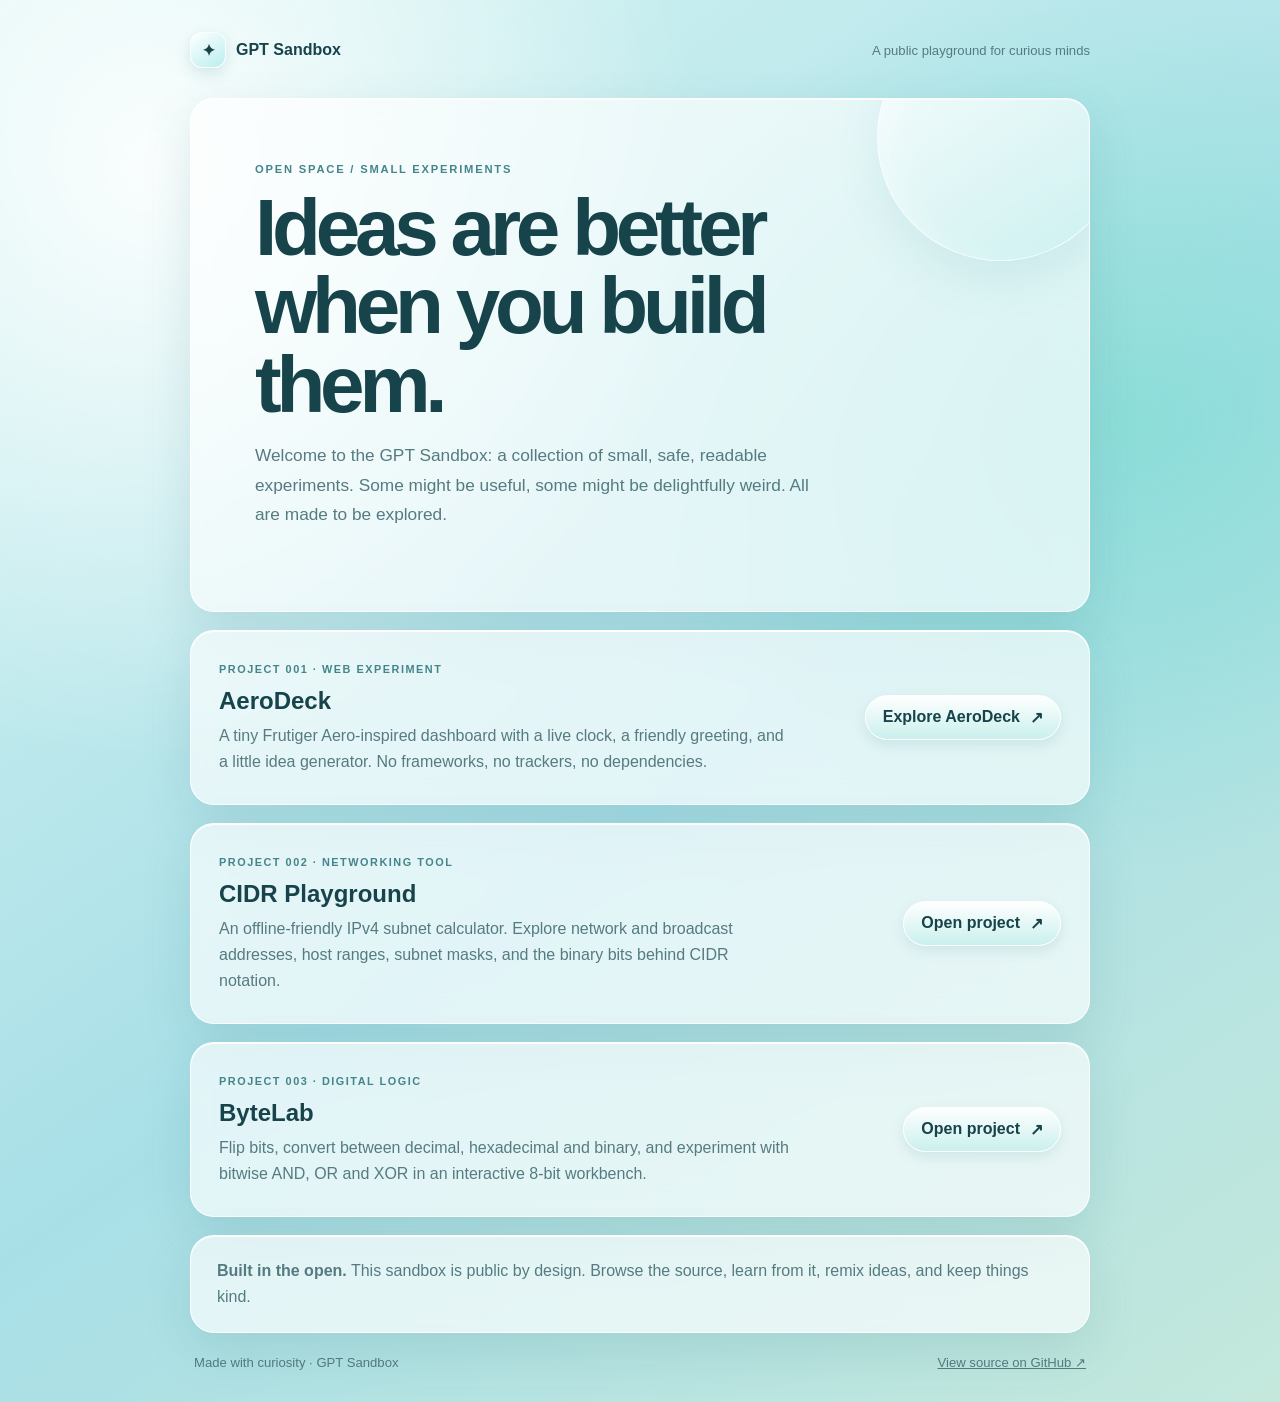
<file: index.html>
<!doctype html>
<html lang="en">
<head>
  <meta charset="utf-8">
  <meta name="viewport" content="width=device-width, initial-scale=1">
  <meta name="theme-color" content="#c8edf0">
  <meta name="description" content="A public playground for small, safe, readable experiments.">
  <title>GPT Sandbox — Experiments & curiosities</title>
  <style>
    :root {
      color-scheme: light;
      font-family: "Trebuchet MS", "Segoe UI", sans-serif;
      color: #17434b;
      background: #c8edf0;
      --muted: #557b80;
      --glass: rgb(255 255 255 / 66%);
      --line: rgb(255 255 255 / 88%);
    }
    * { box-sizing: border-box; }
    body {
      min-height: 100vh;
      margin: 0;
      background:
        radial-gradient(ellipse at 12% 12%, rgb(255 255 255 / 90%), transparent 34rem),
        radial-gradient(ellipse at 88% 30%, rgb(125 220 209 / 65%), transparent 32rem),
        linear-gradient(145deg, #d8f5f3, #a8dfe7 55%, #c4e8dc);
    }
    a { color: inherit; }
    .shell { width: min(900px, calc(100% - 36px)); margin: auto; padding: 32px 0; }
    .topbar, .brand, .footer { display: flex; align-items: center; justify-content: space-between; }
    .brand { justify-content: flex-start; gap: 10px; font-weight: 800; text-decoration: none; }
    .mark {
      display: grid; width: 36px; height: 36px; place-items: center;
      border: 1px solid var(--line); border-radius: 12px;
      background: linear-gradient(145deg, white, #b9eef0);
      box-shadow: 0 5px 14px rgb(36 116 124 / 15%);
    }
    .top-note, .muted, .footer { color: var(--muted); }
    .top-note, .footer { font-size: .82rem; }
    .panel {
      border: 1px solid var(--line); border-radius: 24px;
      background: var(--glass); box-shadow: 0 18px 50px rgb(34 103 112 / 13%), inset 0 1px 0 white;
      backdrop-filter: blur(16px);
    }
    .hero { position: relative; overflow: hidden; margin-top: 30px; padding: clamp(30px, 7vw, 64px); }
    .hero::after {
      position: absolute; top: -85px; right: -35px; width: 245px; height: 245px;
      border: 1px solid rgb(255 255 255 / 70%); border-radius: 50%;
      background: linear-gradient(145deg, rgb(255 255 255 / 65%), rgb(118 220 215 / 18%));
      box-shadow: inset 12px 12px 30px rgb(255 255 255 / 35%), 0 20px 45px rgb(51 139 144 / 10%);
      content: "";
    }
    .eyebrow { margin: 0 0 14px; color: #43858a; font-size: .7rem; font-weight: 800; letter-spacing: .16em; }
    h1 { max-width: 620px; margin: 0 0 16px; font-size: clamp(2.7rem, 8vw, 5rem); letter-spacing: -.065em; line-height: .98; }
    .intro { max-width: 570px; color: var(--muted); font-size: 1.08rem; line-height: 1.7; }
    .project { display: grid; grid-template-columns: 1fr auto; gap: 24px; align-items: center; margin-top: 18px; padding: 28px; }
    .project h2 { margin: 0 0 8px; font-size: 1.5rem; }
    .project p { max-width: 570px; margin: 0; color: var(--muted); line-height: 1.65; }
    .tag { display: inline-block; margin-bottom: 12px; color: #43858a; font-size: .68rem; font-weight: 800; letter-spacing: .14em; }
    .button {
      display: inline-flex; align-items: center; gap: 10px; padding: 12px 17px;
      border: 1px solid white; border-radius: 999px; background: linear-gradient(180deg, white, #c9f0ed);
      box-shadow: 0 5px 13px rgb(40 117 122 / 12%); font-weight: 700; text-decoration: none;
      white-space: nowrap; transition: transform 160ms ease;
    }
    .button:hover { transform: translateY(-2px); }
    a:focus-visible { outline: 3px solid #267d91; outline-offset: 4px; }
    .note { margin-top: 18px; padding: 22px 26px; }
    .note p { margin: 0; color: var(--muted); line-height: 1.65; }
    .footer { gap: 12px; flex-wrap: wrap; padding: 22px 4px 0; }
    @media (max-width: 650px) {
      .top-note { display: none; }
      .project { grid-template-columns: 1fr; }
      .button { justify-content: center; }
      .hero::after { right: -140px; }
    }
    @media (prefers-reduced-motion: reduce) {
      *, *::before, *::after { scroll-behavior: auto !important; transition-duration: .01ms !important; }
    }
  </style>
</head>
<body>
  <main class="shell">
    <header class="topbar">
      <a class="brand" href="./" aria-label="GPT Sandbox home">
        <span class="mark" aria-hidden="true">✦</span>
        <span>GPT Sandbox</span>
      </a>
      <span class="top-note">A public playground for curious minds</span>
    </header>

    <section class="panel hero">
      <p class="eyebrow">OPEN SPACE / SMALL EXPERIMENTS</p>
      <h1>Ideas are better when you build them.</h1>
      <p class="intro">Welcome to the GPT Sandbox: a collection of small, safe, readable experiments. Some might be useful, some might be delightfully weird. All are made to be explored.</p>
    </section>

    <section class="panel project" aria-labelledby="aerodeck-title">
      <div>
        <span class="tag">PROJECT 001 · WEB EXPERIMENT</span>
        <h2 id="aerodeck-title">AeroDeck</h2>
        <p>A tiny Frutiger Aero-inspired dashboard with a live clock, a friendly greeting, and a little idea generator. No frameworks, no trackers, no dependencies.</p>
      </div>
      <a class="button" href="./projects/aerodeck/">Explore AeroDeck <span aria-hidden="true">↗</span></a>
    </section>


    <section class="panel project" aria-labelledby="cidr-title">
      <div>
        <span class="tag">PROJECT 002 · NETWORKING TOOL</span>
        <h2 id="cidr-title">CIDR Playground</h2>
        <p>An offline-friendly IPv4 subnet calculator. Explore network and broadcast addresses, host ranges, subnet masks, and the binary bits behind CIDR notation.</p>
      </div>
      <a class="button" href="./projects/cidr-playground/">Open project <span aria-hidden="true">↗</span></a>
    </section>


    <section class="panel project" aria-labelledby="bytelab-title">
      <div>
        <span class="tag">PROJECT 003 · DIGITAL LOGIC</span>
        <h2 id="bytelab-title">ByteLab</h2>
        <p>Flip bits, convert between decimal, hexadecimal and binary, and experiment with bitwise AND, OR and XOR in an interactive 8-bit workbench.</p>
      </div>
      <a class="button" href="./projects/bytelab/">Open project <span aria-hidden="true">↗</span></a>
    </section>

    <section class="panel note">
      <p><strong>Built in the open.</strong> This sandbox is public by design. Browse the source, learn from it, remix ideas, and keep things kind.</p>
    </section>

    <footer class="footer">
      <span>Made with curiosity · GPT Sandbox</span>
      <a href="https://github.com/oxyrv/GPT-Sandbox">View source on GitHub ↗</a>
    </footer>
  </main>
</body>
</html>
</file>
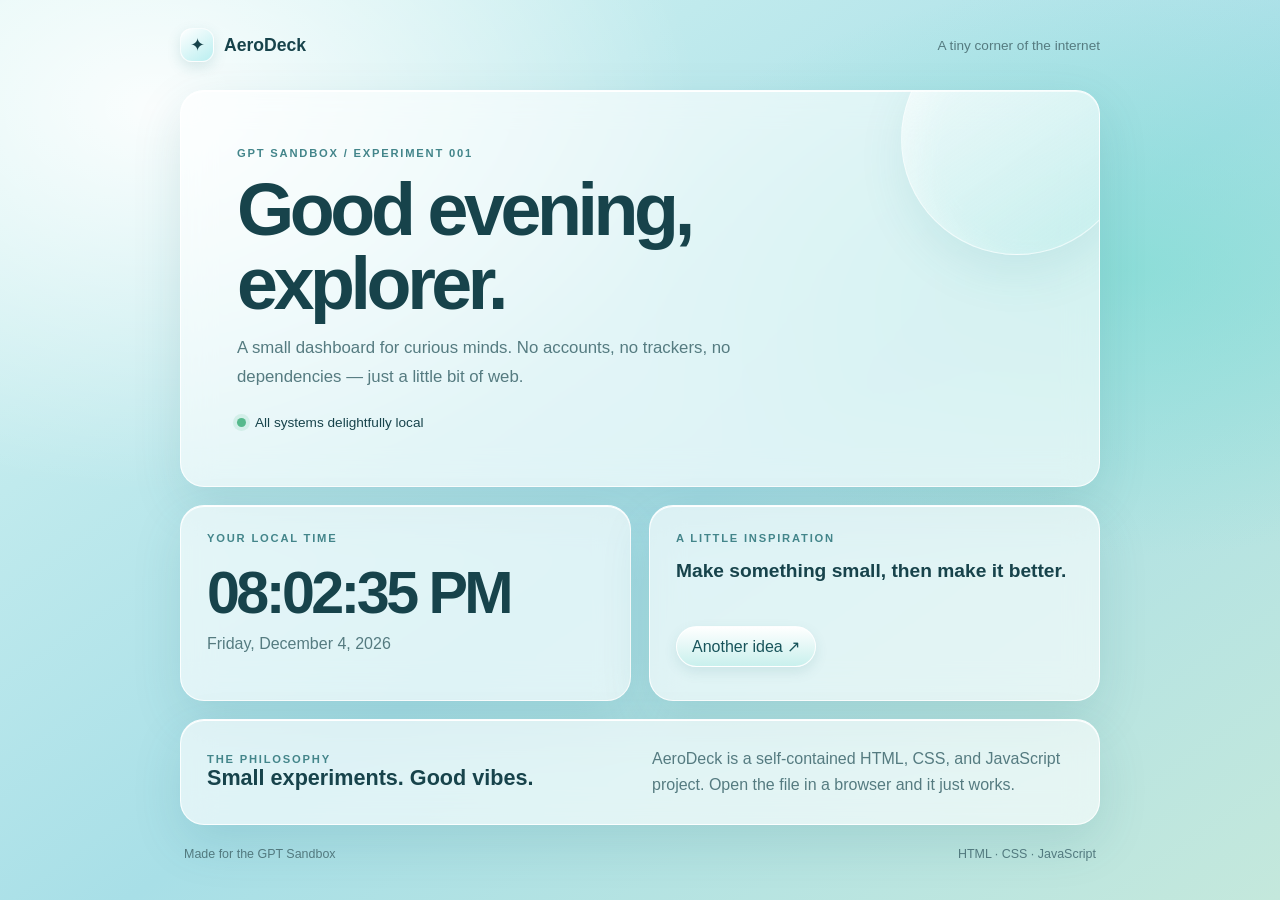
<file: projects/aerodeck/index.html>
<!doctype html>
<html lang="en">
<head>
  <meta charset="utf-8">
  <meta name="viewport" content="width=device-width, initial-scale=1">
  <meta name="theme-color" content="#b9e9ee">
  <meta name="description" content="A tiny, cheerful dashboard from the GPT Sandbox.">
  <title>AeroDeck — GPT Sandbox</title>
  <link rel="stylesheet" href="style.css">
  <script src="app.js" defer></script>
</head>
<body>
  <main class="shell">
    <header class="topbar">
      <a class="brand" href="./" aria-label="AeroDeck home">
        <span class="brand-mark" aria-hidden="true">✦</span>
        <span>AeroDeck</span>
      </a>
      <span class="topbar-note">A tiny corner of the internet</span>
    </header>

    <section class="hero panel">
      <p class="eyebrow">GPT SANDBOX / EXPERIMENT 001</p>
      <h1 id="greeting">Hello, explorer.</h1>
      <p class="hero-copy">A small dashboard for curious minds. No accounts, no trackers, no dependencies — just a little bit of web.</p>
      <div class="hero-meta">
        <span class="status-dot" aria-hidden="true"></span>
        <span>All systems delightfully local</span>
      </div>
    </section>

    <section class="widget-grid" aria-label="Dashboard widgets">
      <article class="panel widget clock-widget">
        <p class="eyebrow">YOUR LOCAL TIME</p>
        <p class="clock" id="clock" aria-live="off">--:--:--</p>
        <p class="muted" id="date">Loading date…</p>
      </article>

      <article class="panel widget idea-widget">
        <p class="eyebrow">A LITTLE INSPIRATION</p>
        <p class="idea" id="idea">Make something small, then make it better.</p>
        <button class="button" id="idea-button" type="button">Another idea <span aria-hidden="true">↗</span></button>
      </article>
    </section>

    <section class="panel about">
      <div>
        <p class="eyebrow">THE PHILOSOPHY</p>
        <h2>Small experiments. Good vibes.</h2>
      </div>
      <p class="muted">AeroDeck is a self-contained HTML, CSS, and JavaScript project. Open the file in a browser and it just works.</p>
    </section>

    <footer class="footer">
      <span>Made for the GPT Sandbox</span>
      <span>HTML · CSS · JavaScript</span>
    </footer>
  </main>
</body>
</html>
</file>
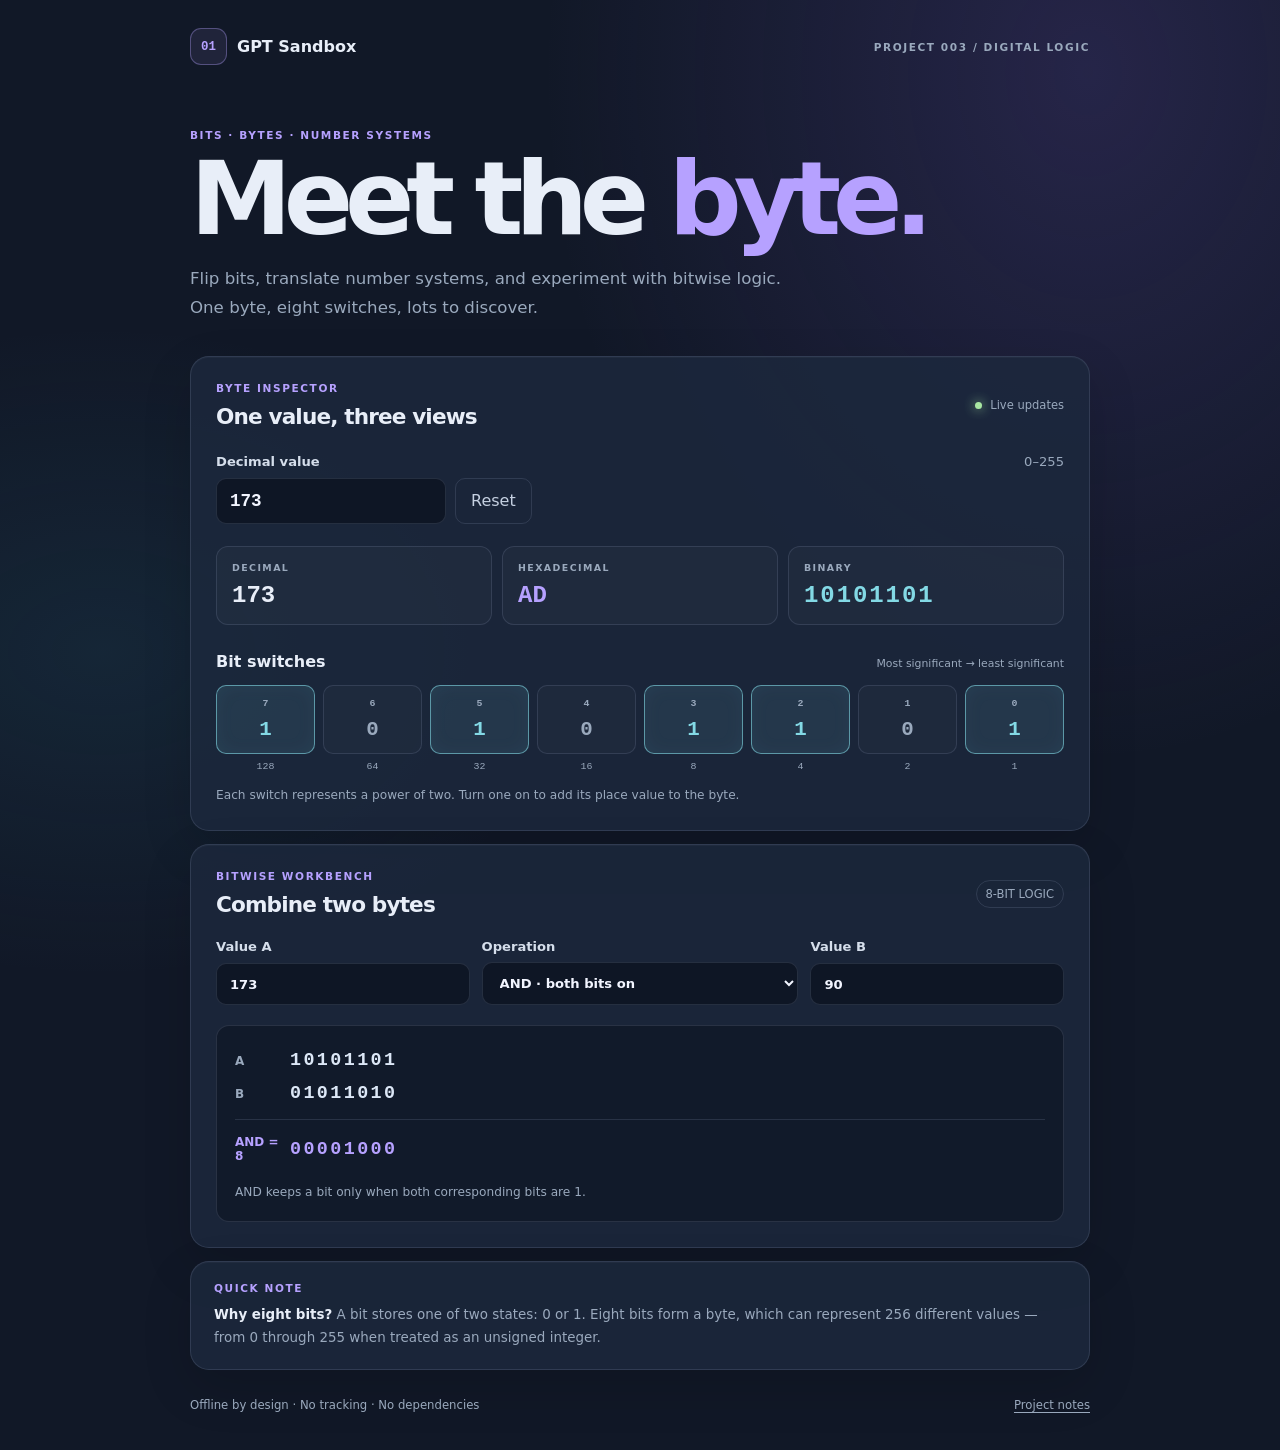
<file: projects/bytelab/index.html>
<!doctype html>
<html lang="en">
<head>
  <meta charset="utf-8">
  <meta name="viewport" content="width=device-width, initial-scale=1">
  <meta name="theme-color" content="#111827">
  <meta name="description" content="An interactive 8-bit binary, decimal and hexadecimal playground.">
  <title>ByteLab — GPT Sandbox</title>
  <link rel="stylesheet" href="style.css">
  <script src="app.js" defer></script>
</head>
<body>
  <main class="shell">
    <header class="topbar">
      <a class="brand" href="../../"><span class="brand-icon">01</span> GPT Sandbox</a>
      <span class="top-note">PROJECT 003 / DIGITAL LOGIC</span>
    </header>

    <section class="hero">
      <p class="eyebrow">BITS · BYTES · NUMBER SYSTEMS</p>
      <h1>Meet the <span>byte.</span></h1>
      <p class="intro">Flip bits, translate number systems, and experiment with bitwise logic. One byte, eight switches, lots to discover.</p>
    </section>

    <section class="panel inspector">
      <div class="section-head">
        <div><p class="eyebrow">BYTE INSPECTOR</p><h2>One value, three views</h2></div>
        <span class="live"><i></i> Live updates</span>
      </div>
      <label for="decimal-input">Decimal value <span>0–255</span></label>
      <div class="number-input">
        <input id="decimal-input" type="number" min="0" max="255" step="1" value="173" inputmode="numeric">
        <button id="reset-byte" class="quiet-button" type="button">Reset</button>
      </div>
      <p id="value-error" class="error" role="alert" hidden>Enter a whole number from 0 to 255.</p>

      <div class="representations">
        <div class="representation"><span>DECIMAL</span><strong id="decimal-value">173</strong></div>
        <div class="representation"><span>HEXADECIMAL</span><strong id="hex-value">AD</strong></div>
        <div class="representation"><span>BINARY</span><strong id="binary-value">10101101</strong></div>
      </div>

      <div class="bits-title"><h3>Bit switches</h3><span>Most significant → least significant</span></div>
      <div id="bit-switches" class="bit-grid" aria-label="Eight interactive bit switches"></div>
      <div class="place-values" aria-hidden="true">
        <span>128</span><span>64</span><span>32</span><span>16</span><span>8</span><span>4</span><span>2</span><span>1</span>
      </div>
      <p class="hint">Each switch represents a power of two. Turn one on to add its place value to the byte.</p>
    </section>

    <section class="panel logic">
      <div class="section-head">
        <div><p class="eyebrow">BITWISE WORKBENCH</p><h2>Combine two bytes</h2></div>
        <span class="tag">8-BIT LOGIC</span>
      </div>
      <div class="operands">
        <label>Value A<input id="operand-a" type="number" min="0" max="255" value="173"></label>
        <label>Operation
          <select id="operator">
            <option value="AND">AND · both bits on</option>
            <option value="OR">OR · either bit on</option>
            <option value="XOR">XOR · bits are different</option>
          </select>
        </label>
        <label>Value B<input id="operand-b" type="number" min="0" max="255" value="90"></label>
      </div>
      <p id="logic-error" class="error" role="alert" hidden>Both operands must be whole numbers from 0 to 255.</p>
      <div class="logic-result">
        <div class="logic-line"><span>A</span><code id="logic-a">10101101</code></div>
        <div class="logic-line"><span>B</span><code id="logic-b">01011010</code></div>
        <div class="logic-rule"></div>
        <div class="logic-line result-line"><span id="result-op">AND</span><code id="logic-result">00001000</code></div>
        <p id="logic-explanation" class="hint">AND keeps a bit only when both corresponding bits are 1.</p>
      </div>
    </section>

    <section class="panel notes">
      <p class="eyebrow">QUICK NOTE</p>
      <p><strong>Why eight bits?</strong> A bit stores one of two states: 0 or 1. Eight bits form a byte, which can represent 256 different values — from 0 through 255 when treated as an unsigned integer.</p>
    </section>

    <footer class="footer"><span>Offline by design · No tracking · No dependencies</span><a href="README.md">Project notes</a></footer>
  </main>
</body>
</html>
</file>
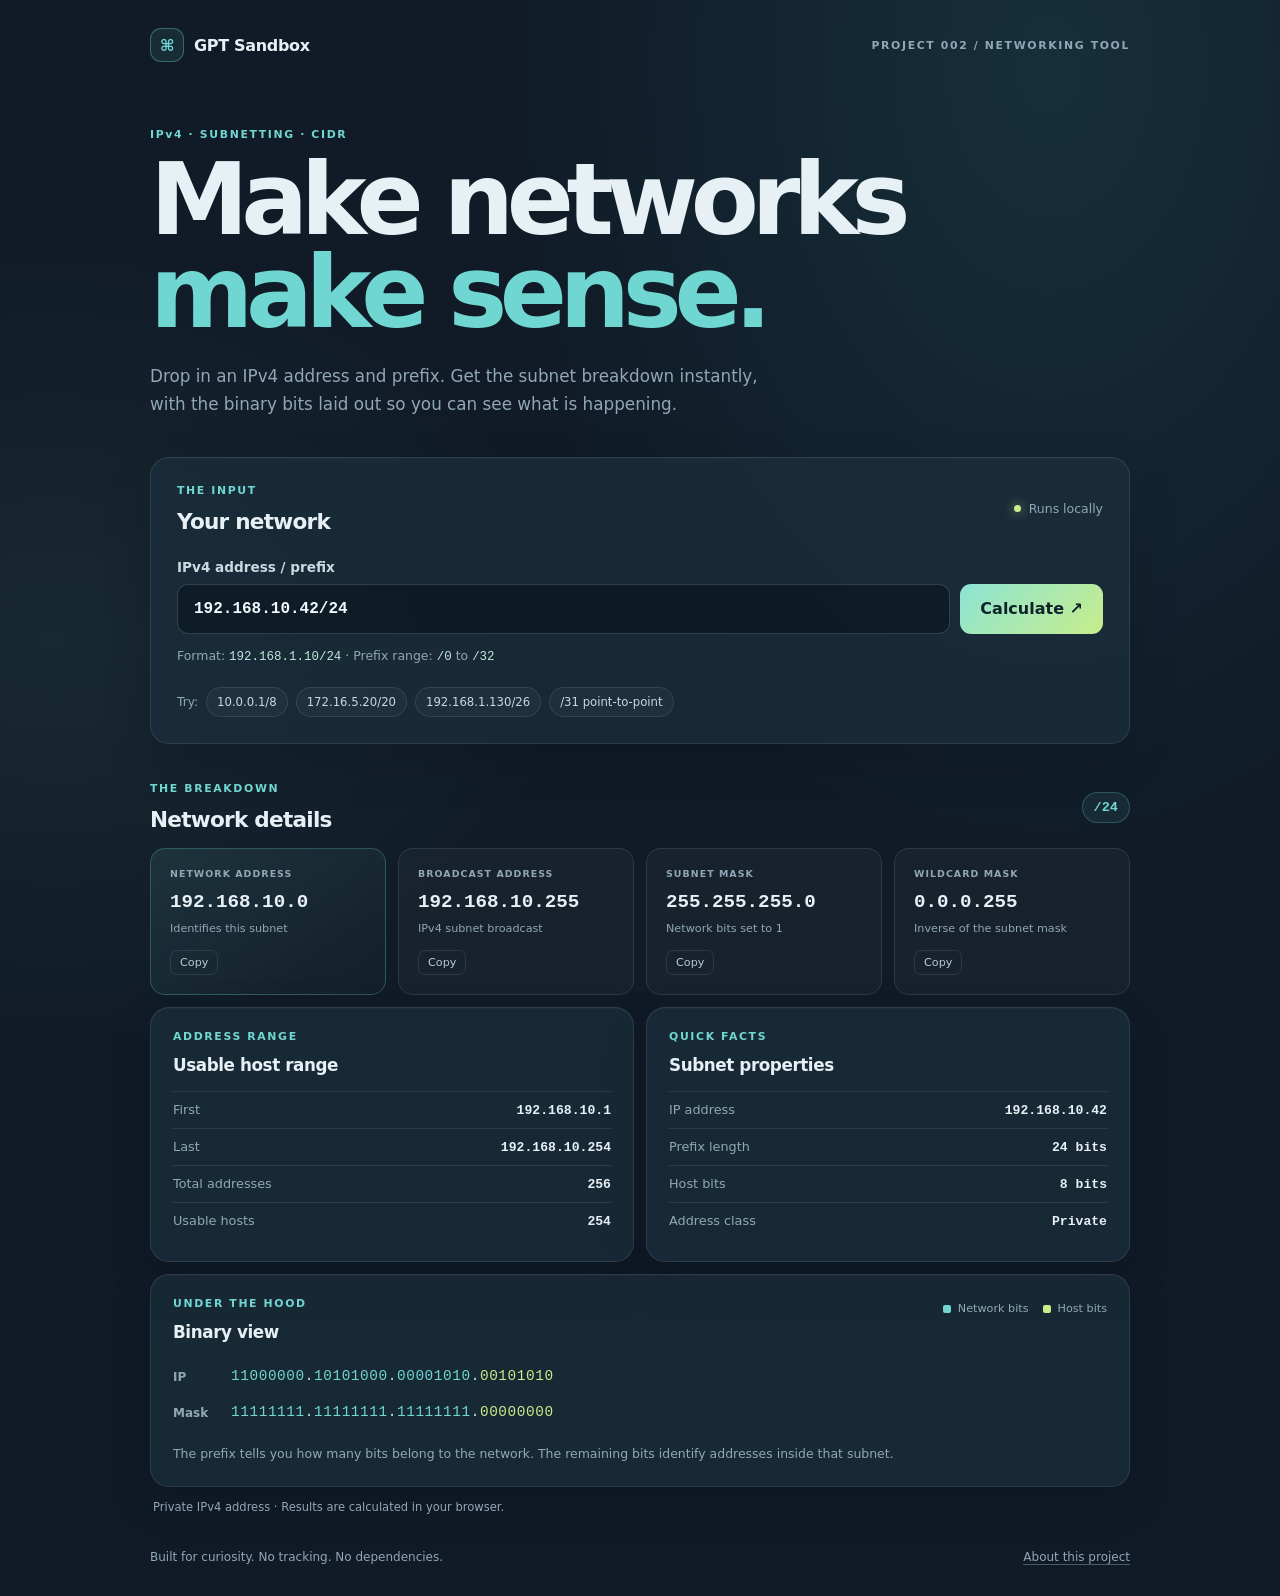
<file: projects/cidr-playground/index.html>
<!doctype html>
<html lang="en">
<head>
  <meta charset="utf-8">
  <meta name="viewport" content="width=device-width, initial-scale=1">
  <meta name="theme-color" content="#101b27">
  <meta name="description" content="An offline-friendly IPv4 subnet calculator and CIDR learning playground.">
  <title>CIDR Playground — GPT Sandbox</title>
  <link rel="stylesheet" href="style.css">
  <script src="app.js" defer></script>
</head>
<body>
  <main class="shell">
    <header class="topbar">
      <a class="brand" href="../../" aria-label="GPT Sandbox home"><span class="brand-mark">⌘</span> GPT Sandbox</a>
      <span class="top-note">PROJECT 002 / NETWORKING TOOL</span>
    </header>

    <section class="hero">
      <p class="eyebrow">IPv4 · SUBNETTING · CIDR</p>
      <h1>Make networks<br><span>make sense.</span></h1>
      <p class="intro">Drop in an IPv4 address and prefix. Get the subnet breakdown instantly, with the binary bits laid out so you can see what is happening.</p>
    </section>

    <section class="workspace panel" aria-labelledby="input-title">
      <div class="section-heading">
        <div>
          <p class="eyebrow">THE INPUT</p>
          <h2 id="input-title">Your network</h2>
        </div>
        <span class="status"><span class="status-dot"></span> Runs locally</span>
      </div>
      <form id="subnet-form" novalidate>
        <label for="cidr-input">IPv4 address / prefix</label>
        <div class="input-row">
          <input id="cidr-input" name="cidr" type="text" value="192.168.10.42/24" spellcheck="false" autocomplete="off" autocapitalize="off" aria-describedby="input-help input-error">
          <button class="primary-button" type="submit">Calculate <span aria-hidden="true">↗</span></button>
        </div>
        <p class="help" id="input-help">Format: <code>192.168.1.10/24</code> · Prefix range: <code>/0</code> to <code>/32</code></p>
        <p class="error" id="input-error" role="alert" hidden></p>
      </form>
      <div class="examples" aria-label="Example networks">
        <span>Try:</span>
        <button type="button" class="example" data-example="10.0.0.1/8">10.0.0.1/8</button>
        <button type="button" class="example" data-example="172.16.5.20/20">172.16.5.20/20</button>
        <button type="button" class="example" data-example="192.168.1.130/26">192.168.1.130/26</button>
        <button type="button" class="example" data-example="192.0.2.10/31">/31 point-to-point</button>
      </div>
    </section>

    <section id="results" class="results" aria-live="polite" aria-busy="false">
      <div class="section-heading result-heading">
        <div><p class="eyebrow">THE BREAKDOWN</p><h2>Network details</h2></div>
        <span id="prefix-label" class="prefix-pill">/24</span>
      </div>

      <div class="stat-grid">
        <article class="stat-card accent-card">
          <span class="stat-label">NETWORK ADDRESS</span>
          <strong id="network-address">192.168.10.0</strong>
          <span class="stat-hint">Identifies this subnet</span>
          <button class="copy-button" data-copy="network-address" type="button" aria-label="Copy network address">Copy</button>
        </article>
        <article class="stat-card">
          <span class="stat-label">BROADCAST ADDRESS</span>
          <strong id="broadcast-address">192.168.10.255</strong>
          <span class="stat-hint">IPv4 subnet broadcast</span>
          <button class="copy-button" data-copy="broadcast-address" type="button" aria-label="Copy broadcast address">Copy</button>
        </article>
        <article class="stat-card">
          <span class="stat-label">SUBNET MASK</span>
          <strong id="subnet-mask">255.255.255.0</strong>
          <span class="stat-hint">Network bits set to 1</span>
          <button class="copy-button" data-copy="subnet-mask" type="button" aria-label="Copy subnet mask">Copy</button>
        </article>
        <article class="stat-card">
          <span class="stat-label">WILDCARD MASK</span>
          <strong id="wildcard-mask">0.0.0.255</strong>
          <span class="stat-hint">Inverse of the subnet mask</span>
          <button class="copy-button" data-copy="wildcard-mask" type="button" aria-label="Copy wildcard mask">Copy</button>
        </article>
      </div>

      <div class="detail-grid">
        <article class="panel detail-card">
          <p class="eyebrow">ADDRESS RANGE</p>
          <h3>Usable host range</h3>
          <div class="range-line"><span>First</span><strong id="first-host">192.168.10.1</strong></div>
          <div class="range-line"><span>Last</span><strong id="last-host">192.168.10.254</strong></div>
          <div class="range-line"><span>Total addresses</span><strong id="total-addresses">256</strong></div>
          <div class="range-line"><span>Usable hosts</span><strong id="usable-hosts">254</strong></div>
        </article>
        <article class="panel detail-card">
          <p class="eyebrow">QUICK FACTS</p>
          <h3>Subnet properties</h3>
          <div class="range-line"><span>IP address</span><strong id="input-address">192.168.10.42</strong></div>
          <div class="range-line"><span>Prefix length</span><strong id="prefix-length">24 bits</strong></div>
          <div class="range-line"><span>Host bits</span><strong id="host-bits">8 bits</strong></div>
          <div class="range-line"><span>Address class</span><strong id="address-scope">Private</strong></div>
        </article>
      </div>

      <article class="panel binary-card">
        <div class="binary-head">
          <div><p class="eyebrow">UNDER THE HOOD</p><h3>Binary view</h3></div>
          <p><span class="legend network-legend"></span> Network bits <span class="legend host-legend"></span> Host bits</p>
        </div>
        <div id="binary-grid" class="binary-grid" aria-label="Binary representation of the subnet mask and IP address">
          <div class="binary-row"><span>IP</span><code>11000000.10101000.00001010.00101010</code></div>
          <div class="binary-row"><span>Mask</span><code>11111111.11111111.11111111.00000000</code></div>
        </div>
        <p class="binary-note">The prefix tells you how many bits belong to the network. The remaining bits identify addresses inside that subnet.</p>
      </article>
      <p class="footnote" id="special-note">Private IPv4 address space · Results are calculated in your browser.</p>
    </section>

    <footer class="footer">
      <span>Built for curiosity. No tracking. No dependencies.</span>
      <a href="README.md">About this project</a>
    </footer>
  </main>
</body>
</html>
</file>
<file: projects/aerodeck/style.css>
:root {
  color-scheme: light;
  font-family: "Trebuchet MS", "Segoe UI", sans-serif;
  color: #17434b;
  background: #c8edf0;
  font-synthesis: none;
  text-rendering: optimizeLegibility;
  --ink: #17434b;
  --muted: #557b80;
  --glass: rgb(255 255 255 / 62%);
  --line: rgb(255 255 255 / 85%);
  --shadow: 0 18px 50px rgb(34 103 112 / 13%);
}

* { box-sizing: border-box; }

body {
  min-height: 100vh;
  margin: 0;
  background:
    radial-gradient(ellipse at 12% 12%, rgb(255 255 255 / 90%), transparent 34rem),
    radial-gradient(ellipse at 88% 30%, rgb(125 220 209 / 65%), transparent 32rem),
    linear-gradient(145deg, #d8f5f3, #a8dfe7 55%, #c4e8dc);
}

button, a { font: inherit; }

.shell {
  width: min(920px, calc(100% - 36px));
  margin: 0 auto;
  padding: 28px 0 22px;
}

.topbar, .brand, .hero-meta, .footer {
  display: flex;
  align-items: center;
  justify-content: space-between;
}

.topbar { margin-bottom: 28px; }

.brand {
  justify-content: flex-start;
  gap: 10px;
  color: var(--ink);
  font-size: 1.1rem;
  font-weight: 800;
  text-decoration: none;
}

.brand-mark {
  display: grid;
  width: 34px;
  height: 34px;
  place-items: center;
  border: 1px solid var(--line);
  border-radius: 12px;
  background: linear-gradient(145deg, #fff, #b9eef0);
  box-shadow: 0 5px 14px rgb(36 116 124 / 15%);
}

.topbar-note, .muted, .footer { color: var(--muted); }
.topbar-note { font-size: .85rem; }

.panel {
  border: 1px solid var(--line);
  border-radius: 24px;
  background: var(--glass);
  box-shadow: var(--shadow), inset 0 1px 0 #fff;
  backdrop-filter: blur(16px);
}

.hero {
  position: relative;
  overflow: hidden;
  padding: clamp(28px, 6vw, 56px);
}

.hero::after {
  position: absolute;
  top: -68px;
  right: -34px;
  width: 230px;
  height: 230px;
  border: 1px solid rgb(255 255 255 / 65%);
  border-radius: 50%;
  background: linear-gradient(145deg, rgb(255 255 255 / 55%), rgb(118 220 215 / 18%));
  box-shadow: inset 12px 12px 30px rgb(255 255 255 / 35%), 0 20px 45px rgb(51 139 144 / 10%);
  content: "";
}

.eyebrow {
  margin: 0 0 14px;
  color: #43858a;
  font-size: .7rem;
  font-weight: 800;
  letter-spacing: .16em;
}

h1, h2, p { margin-top: 0; }
h1 {
  max-width: 600px;
  margin-bottom: 14px;
  font-size: clamp(2.5rem, 7vw, 4.6rem);
  letter-spacing: -.06em;
  line-height: 1;
}

.hero-copy {
  max-width: 560px;
  margin-bottom: 24px;
  color: var(--muted);
  font-size: 1.05rem;
  line-height: 1.7;
}

.hero-meta { justify-content: flex-start; gap: 9px; font-size: .85rem; }
.status-dot {
  width: 9px;
  height: 9px;
  border-radius: 50%;
  background: #55b98c;
  box-shadow: 0 0 0 4px rgb(85 185 140 / 15%);
}

.widget-grid {
  display: grid;
  grid-template-columns: 1fr 1fr;
  gap: 18px;
  margin-top: 18px;
}

.widget { min-height: 190px; padding: 26px; }
.clock {
  margin: 14px 0 4px;
  font-size: clamp(2.5rem, 6vw, 3.7rem);
  font-weight: 800;
  letter-spacing: -.06em;
  font-variant-numeric: tabular-nums;
}
.muted { line-height: 1.65; }
.idea {
  min-height: 54px;
  margin: 8px 0 14px;
  font-size: 1.2rem;
  font-weight: 700;
  line-height: 1.4;
}

.button {
  padding: 10px 15px;
  border: 1px solid rgb(255 255 255 / 95%);
  border-radius: 999px;
  color: #18545b;
  background: linear-gradient(180deg, #fff, #c9f0ed);
  box-shadow: 0 5px 13px rgb(40 117 122 / 12%);
  cursor: pointer;
  transition: transform 160ms ease, box-shadow 160ms ease;
}
.button:hover { transform: translateY(-2px); box-shadow: 0 8px 18px rgb(40 117 122 / 17%); }
.button:focus-visible, a:focus-visible { outline: 3px solid #267d91; outline-offset: 4px; }

.about {
  display: grid;
  grid-template-columns: 1fr 1fr;
  gap: 24px;
  align-items: center;
  margin-top: 18px;
  padding: 26px;
}
.about h2 { margin-bottom: 0; font-size: 1.35rem; }
.about p { margin-bottom: 0; }

.footer { padding: 22px 4px 0; font-size: .78rem; }

@media (max-width: 620px) {
  .topbar-note { display: none; }
  .widget-grid, .about { grid-template-columns: 1fr; }
  .hero::after { top: -100px; right: -130px; }
  .footer { gap: 8px; flex-wrap: wrap; }
}

@media (prefers-reduced-motion: reduce) {
  *, *::before, *::after { scroll-behavior: auto !important; transition-duration: .01ms !important; }
}
</file>
<file: projects/bytelab/style.css>
:root {
  color-scheme: dark;
  font-family: Inter, ui-sans-serif, system-ui, -apple-system, BlinkMacSystemFont, "Segoe UI", sans-serif;
  color: #e8eef8;
  background: #111827;
  --muted: #9aa9bd;
  --line: rgb(174 190 220 / 15%);
  --panel: rgb(29 41 61 / 82%);
  --violet: #b6a1ff;
  --cyan: #83d9e5;
}
* { box-sizing: border-box; }
body {
  min-height: 100vh; margin: 0;
  background: radial-gradient(ellipse at 85% 5%, rgb(111 82 190 / 22%), transparent 34rem),
    radial-gradient(ellipse at 8% 45%, rgb(48 132 159 / 13%), transparent 30rem), #111827;
}
button, input, select { font: inherit; }
a { color: inherit; }
.shell { width: min(900px, calc(100% - 36px)); margin: auto; padding: 28px 0 36px; }
.topbar, .brand, .section-head, .footer { display: flex; align-items: center; justify-content: space-between; gap: 14px; }
.brand { justify-content: flex-start; text-decoration: none; font-weight: 800; gap: 10px; }
.brand-icon { display: grid; place-items: center; width: 37px; height: 37px; border: 1px solid rgb(182 161 255 / 35%); border-radius: 11px; color: var(--violet); background: rgb(182 161 255 / 9%); font: 800 .78rem ui-monospace, monospace; }
.top-note, .eyebrow, .representation > span { color: var(--muted); font-size: .66rem; font-weight: 800; letter-spacing: .15em; }
.hero { padding: 64px 0 34px; }
.eyebrow { margin: 0 0 10px; color: var(--violet); }
h1 { margin: 0; font-size: clamp(3.2rem, 10vw, 6.4rem); letter-spacing: -.08em; line-height: .94; }
h1 span { color: var(--violet); }
.intro { max-width: 600px; margin: 18px 0 0; color: var(--muted); font-size: 1.04rem; line-height: 1.7; }
.panel { border: 1px solid var(--line); border-radius: 19px; background: var(--panel); box-shadow: 0 18px 50px rgb(0 0 0 / 14%), inset 0 1px 0 rgb(255 255 255 / 3%); }
.inspector, .logic { padding: 25px; }
h2 { margin: 0; font-size: 1.35rem; letter-spacing: -.04em; }
.live, .tag { color: var(--muted); font-size: .72rem; }
.live { display: flex; align-items: center; gap: 8px; }
.live i { width: 7px; height: 7px; border-radius: 50%; background: #a8e6a2; box-shadow: 0 0 12px #a8e6a2; }
label { display: block; color: #d5deeb; font-size: .82rem; font-weight: 650; }
.inspector > label { display: flex; justify-content: space-between; margin-top: 25px; }
.inspector > label span { color: var(--muted); font-weight: 450; }
.number-input { display: flex; gap: 9px; margin-top: 9px; }
input, select { width: 100%; min-width: 0; padding: 12px 13px; border: 1px solid var(--line); border-radius: 10px; outline: none; color: #f2f5ff; background: rgb(9 15 27 / 65%); }
input:focus, select:focus { border-color: var(--violet); box-shadow: 0 0 0 3px rgb(182 161 255 / 13%); }
.number-input input { max-width: 230px; font: 700 1.1rem ui-monospace, monospace; }
.quiet-button { padding: 0 15px; border: 1px solid var(--line); border-radius: 10px; color: #c5d0e1; background: transparent; cursor: pointer; }
.quiet-button:hover { border-color: var(--violet); }
.error { margin: 9px 0 0; color: #ff9d9d; font-size: .8rem; }
.representations { display: grid; grid-template-columns: repeat(3, 1fr); gap: 10px; margin-top: 22px; }
.representation { min-width: 0; padding: 15px; border: 1px solid var(--line); border-radius: 12px; background: rgb(255 255 255 / 2.5%); }
.representation > span { display: block; margin-bottom: 9px; font-size: .59rem; }
.representation strong { overflow-wrap: anywhere; font: 750 clamp(1rem, 3vw, 1.5rem) ui-monospace, monospace; }
.representation:nth-child(2) strong { color: var(--violet); }
.representation:nth-child(3) strong { color: var(--cyan); letter-spacing: .08em; }
.bits-title { display: flex; align-items: baseline; justify-content: space-between; gap: 10px; margin-top: 27px; }
h3 { margin: 0; font-size: 1rem; }
.bits-title > span { color: var(--muted); font-size: .68rem; }
.bit-grid, .place-values { display: grid; grid-template-columns: repeat(8, minmax(0, 1fr)); gap: 8px; }
.bit-grid { margin-top: 14px; }
.bit { display: grid; gap: 9px; justify-items: center; padding: 12px 3px; border: 1px solid var(--line); border-radius: 10px; color: var(--muted); background: rgb(255 255 255 / 2%); cursor: pointer; }
.bit b { font: 800 1.3rem ui-monospace, monospace; }
.bit small { color: var(--muted); font: 650 .62rem ui-monospace, monospace; }
.bit[aria-pressed="true"] { border-color: rgb(131 217 229 / 60%); color: var(--cyan); background: rgb(131 217 229 / 10%); box-shadow: inset 0 0 20px rgb(131 217 229 / 5%); }
.bit[aria-pressed="true"] b { color: var(--cyan); }
.place-values { margin-top: 7px; color: var(--muted); text-align: center; font: .62rem ui-monospace, monospace; }
.hint { margin: 14px 0 0; color: var(--muted); font-size: .76rem; line-height: 1.6; }
.logic { margin-top: 13px; }
.logic .tag { padding: 6px 9px; border: 1px solid var(--line); border-radius: 999px; }
.operands { display: grid; grid-template-columns: 1fr 1.25fr 1fr; gap: 12px; margin-top: 22px; }
.operands label { display: grid; gap: 8px; }
.logic-result { margin-top: 20px; padding: 18px; border: 1px solid var(--line); border-radius: 13px; background: rgb(8 14 26 / 45%); }
.logic-line { display: grid; grid-template-columns: 45px 1fr; align-items: center; gap: 10px; padding: 6px 0; }
.logic-line > span { color: var(--muted); font-size: .75rem; font-weight: 800; }
.logic-line code { color: #dce7f6; font: 700 clamp(.9rem, 3vw, 1.15rem) ui-monospace, monospace; letter-spacing: .13em; }
.logic-rule { height: 1px; margin: 9px 0; background: var(--line); }
.result-line code, .result-line > span { color: var(--violet); }
.notes { margin-top: 13px; padding: 20px 23px; }
.notes p:last-child { margin: 0; color: var(--muted); font-size: .84rem; line-height: 1.7; }
.notes strong { color: #e8eef8; }
.footer { margin-top: 28px; color: var(--muted); font-size: .73rem; }
.footer a { text-underline-offset: 3px; }
.footer a:hover { color: var(--cyan); }
button:focus-visible, a:focus-visible { outline: 3px solid var(--cyan); outline-offset: 3px; }
[hidden] { display: none !important; }
@media (max-width: 620px) {
  .top-note { display: none; }
  .hero { padding-top: 50px; }
  .inspector, .logic { padding: 18px; }
  .representations { grid-template-columns: 1fr; }
  .representation { display: flex; align-items: center; justify-content: space-between; gap: 12px; }
  .representation > span { margin: 0; }
  .bit-grid, .place-values { gap: 4px; }
  .bit { padding: 10px 1px; }
  .bit b { font-size: 1.05rem; }
  .bit small { font-size: .54rem; }
  .operands { grid-template-columns: 1fr 1fr; }
  .operands label:nth-child(2) { grid-column: 1 / -1; grid-row: 2; }
  .footer { align-items: flex-start; flex-direction: column; }
}
@media (prefers-reduced-motion: reduce) { *, *::before, *::after { transition-duration: .01ms !important; } }
</file>
<file: projects/cidr-playground/style.css>
:root {
  color-scheme: dark;
  font-family: Inter, ui-sans-serif, system-ui, -apple-system, BlinkMacSystemFont, "Segoe UI", sans-serif;
  color: #e6f0f5;
  background: #101b27;
  --muted: #91a7b5;
  --line: rgb(174 207 226 / 13%);
  --panel: rgb(28 45 60 / 78%);
  --cyan: #70d6d1;
  --lime: #c8ed8b;
}
* { box-sizing: border-box; }
body {
  min-height: 100vh;
  margin: 0;
  background:
    radial-gradient(ellipse at 82% 4%, rgb(48 126 139 / 20%), transparent 34rem),
    radial-gradient(ellipse at 4% 40%, rgb(81 132 117 / 13%), transparent 32rem),
    #101b27;
}
button, input { font: inherit; }
a { color: inherit; }
.shell { width: min(980px, calc(100% - 36px)); margin: auto; padding: 28px 0 36px; }
.topbar, .brand, .section-heading, .binary-head, .footer { display: flex; align-items: center; justify-content: space-between; gap: 16px; }
.brand { justify-content: flex-start; gap: 10px; text-decoration: none; font-weight: 750; letter-spacing: -.02em; }
.brand-mark { display: grid; width: 34px; height: 34px; place-items: center; border: 1px solid rgb(112 214 209 / 35%); border-radius: 11px; color: var(--cyan); background: rgb(112 214 209 / 9%); }
.top-note, .eyebrow, .stat-label { color: var(--muted); font-size: .68rem; font-weight: 800; letter-spacing: .15em; }
.hero { padding: 66px 0 38px; }
.eyebrow { margin: 0 0 12px; color: var(--cyan); }
h1 { margin: 0; font-size: clamp(3rem, 9vw, 6.2rem); line-height: .94; letter-spacing: -.075em; }
h1 span { color: var(--cyan); }
.intro { max-width: 620px; margin: 22px 0 0; color: var(--muted); font-size: 1.05rem; line-height: 1.7; }
.panel { border: 1px solid var(--line); border-radius: 19px; background: var(--panel); box-shadow: 0 18px 50px rgb(0 0 0 / 13%), inset 0 1px 0 rgb(255 255 255 / 3%); }
.workspace { padding: 26px; }
h2 { margin: 0; font-size: 1.35rem; letter-spacing: -.035em; }
.status { display: flex; align-items: center; gap: 8px; color: var(--muted); font-size: .78rem; }
.status-dot { width: 7px; height: 7px; border-radius: 50%; background: var(--lime); box-shadow: 0 0 12px rgb(200 237 139 / 70%); }
form { margin-top: 25px; }
label { display: block; margin-bottom: 9px; color: #cbd9e1; font-size: .85rem; font-weight: 650; }
.input-row { display: flex; gap: 10px; }
input { min-width: 0; flex: 1; padding: 15px 16px; border: 1px solid rgb(174 207 226 / 20%); border-radius: 11px; outline: none; color: #f2f8fb; background: rgb(7 17 27 / 55%); font: 600 1rem ui-monospace, SFMono-Regular, Consolas, monospace; }
input:focus { border-color: var(--cyan); box-shadow: 0 0 0 3px rgb(112 214 209 / 13%); }
.primary-button { padding: 0 20px; border: 0; border-radius: 11px; color: #10232a; background: linear-gradient(135deg, #8ce4d4, #c8ed8b); font-weight: 800; cursor: pointer; white-space: nowrap; }
.primary-button:hover { filter: brightness(1.06); }
button:focus-visible, a:focus-visible { outline: 3px solid var(--cyan); outline-offset: 3px; }
.help, .binary-note { color: var(--muted); font-size: .78rem; line-height: 1.6; }
code { color: #bde8d9; font-family: ui-monospace, SFMono-Regular, Consolas, monospace; }
.error { margin: 10px 0 0; color: #ff9e9e; font-size: .85rem; }
.examples { display: flex; align-items: center; flex-wrap: wrap; gap: 8px; margin-top: 19px; color: var(--muted); font-size: .76rem; }
.example { padding: 7px 10px; border: 1px solid var(--line); border-radius: 999px; color: #c6d8e2; background: rgb(255 255 255 / 3%); cursor: pointer; font-size: .73rem; }
.example:hover { border-color: rgb(112 214 209 / 50%); color: var(--cyan); }
.results { margin-top: 38px; }
.result-heading { margin-bottom: 16px; }
.prefix-pill { padding: 7px 11px; border: 1px solid rgb(112 214 209 / 25%); border-radius: 999px; color: var(--cyan); background: rgb(112 214 209 / 8%); font: 700 .85rem ui-monospace, monospace; }
.stat-grid { display: grid; grid-template-columns: repeat(4, 1fr); gap: 12px; }
.stat-card { position: relative; min-width: 0; padding: 19px; border: 1px solid var(--line); border-radius: 15px; background: rgb(255 255 255 / 3%); }
.accent-card { border-color: rgb(112 214 209 / 27%); background: linear-gradient(145deg, rgb(112 214 209 / 10%), rgb(255 255 255 / 2%)); }
.stat-label { display: block; margin-bottom: 12px; font-size: .59rem; letter-spacing: .11em; }
.stat-card strong { display: block; overflow-wrap: anywhere; font: 750 clamp(.95rem, 1.9vw, 1.2rem) ui-monospace, SFMono-Regular, Consolas, monospace; }
.stat-hint { display: block; margin-top: 9px; color: var(--muted); font-size: .7rem; }
.copy-button { margin-top: 15px; padding: 5px 9px; border: 1px solid var(--line); border-radius: 7px; color: #b7cbd6; background: transparent; font-size: .7rem; cursor: pointer; }
.copy-button:hover { border-color: var(--cyan); color: var(--cyan); }
.detail-grid { display: grid; grid-template-columns: 1fr 1fr; gap: 12px; margin-top: 12px; }
.detail-card { padding: 22px; }
h3 { margin: 0 0 16px; font-size: 1.05rem; letter-spacing: -.025em; }
.range-line { display: flex; justify-content: space-between; align-items: baseline; gap: 16px; padding: 10px 0; border-top: 1px solid var(--line); font-size: .8rem; }
.range-line span { color: var(--muted); }
.range-line strong { text-align: right; overflow-wrap: anywhere; font: 650 .82rem ui-monospace, SFMono-Regular, Consolas, monospace; }
.binary-card { margin-top: 12px; padding: 22px; }
.binary-head { align-items: flex-start; }
.binary-head h3 { margin-bottom: 0; }
.binary-head > p { display: flex; align-items: center; gap: 7px; margin: 5px 0 0; color: var(--muted); font-size: .7rem; }
.legend { width: 8px; height: 8px; border-radius: 2px; }
.network-legend { background: var(--cyan); }
.host-legend { margin-left: 7px; background: var(--lime); }
.binary-grid { display: grid; gap: 10px; margin-top: 22px; }
.binary-row { display: grid; grid-template-columns: 48px minmax(0, 1fr); align-items: center; gap: 10px; }
.binary-row > span { color: var(--muted); font-size: .75rem; font-weight: 700; }
.binary-row code { overflow-wrap: anywhere; font-size: clamp(.62rem, 1.8vw, .9rem); letter-spacing: .04em; line-height: 1.8; }
.bit-network { color: var(--cyan); }
.bit-host { color: var(--lime); }
.binary-note { margin: 18px 0 0; }
.footnote { min-height: 18px; margin: 13px 3px 0; color: var(--muted); font-size: .72rem; }
.footer { margin-top: 32px; color: var(--muted); font-size: .75rem; }
.footer a { text-decoration-color: rgb(145 167 181 / 45%); text-underline-offset: 3px; }
.footer a:hover { color: var(--cyan); }
[hidden] { display: none !important; }
@media (max-width: 780px) { .stat-grid { grid-template-columns: repeat(2, 1fr); } }
@media (max-width: 560px) {
  .top-note { display: none; }
  .hero { padding-top: 52px; }
  .workspace { padding: 19px; }
  .input-row { flex-direction: column; }
  .primary-button { min-height: 48px; }
  .detail-grid { grid-template-columns: 1fr; }
  .binary-head { flex-direction: column; }
  .footer { align-items: flex-start; flex-direction: column; }
  .range-line { gap: 8px; }
}
@media (prefers-reduced-motion: reduce) { *, *::before, *::after { scroll-behavior: auto !important; transition-duration: .01ms !important; } }
</file>
